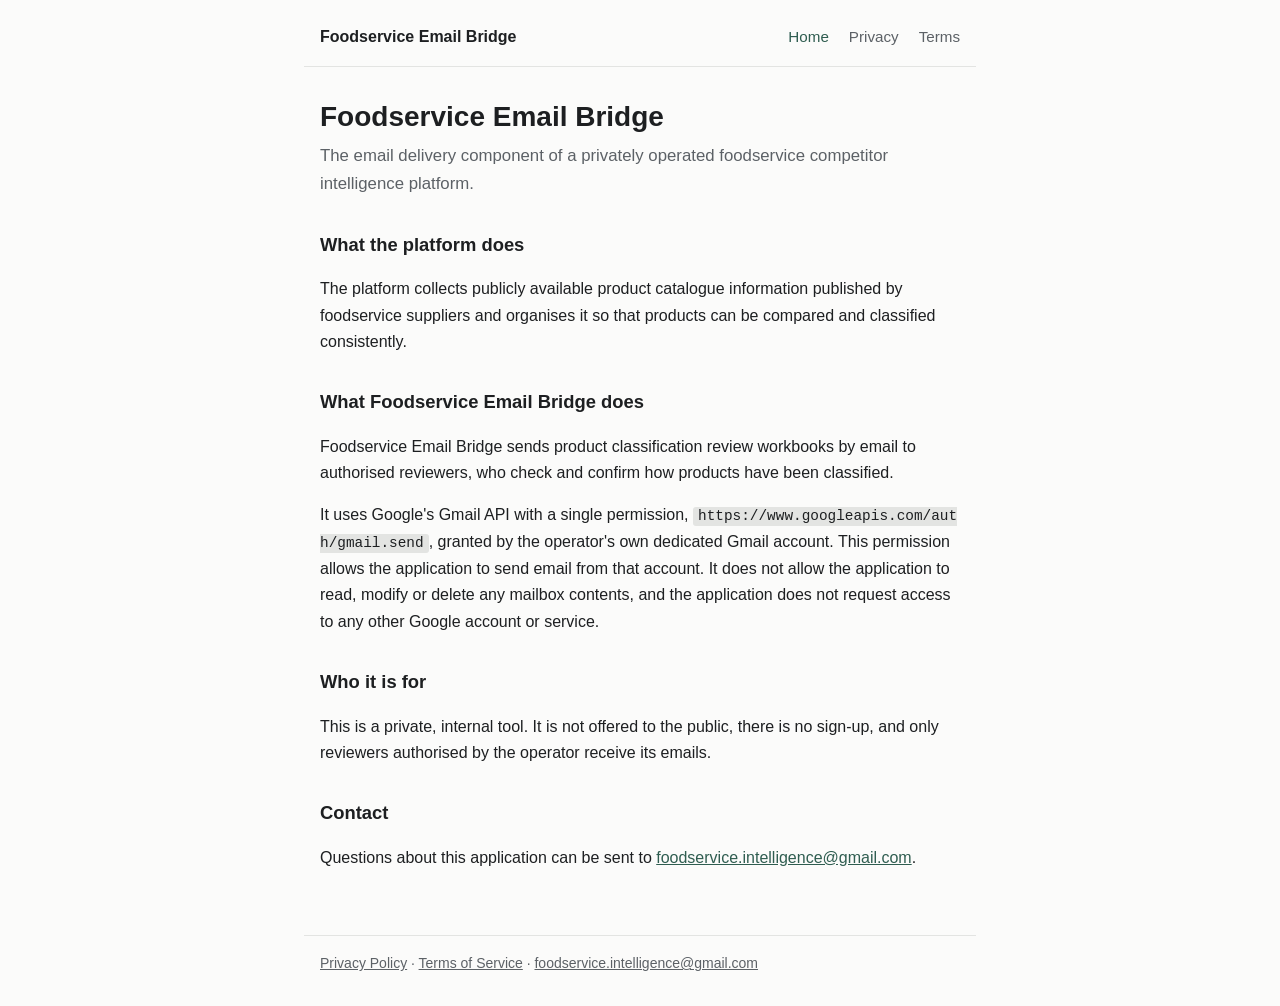
<file: index.html>
<!doctype html>
<html lang="en-GB">
<head>
<meta charset="utf-8">
<meta name="viewport" content="width=device-width,initial-scale=1">
<title>Foodservice Email Bridge</title>
<meta name="description" content="Foodservice Email Bridge sends product classification review workbooks to authorised reviewers for a privately operated foodservice intelligence platform.">
<link rel="stylesheet" href="style.css">
</head>
<body>
<header>
  <a class="brand" href="./">Foodservice Email Bridge</a>
  <nav>
    <a href="./" aria-current="page">Home</a>
    <a href="privacy.html">Privacy</a>
    <a href="terms.html">Terms</a>
  </nav>
</header>
<main>
  <h1>Foodservice Email Bridge</h1>
  <p class="lede">The email delivery component of a privately operated foodservice competitor intelligence platform.</p>

  <h2>What the platform does</h2>
  <p>The platform collects publicly available product catalogue information published by foodservice suppliers and organises it so that products can be compared and classified consistently.</p>

  <h2>What Foodservice Email Bridge does</h2>
  <p>Foodservice Email Bridge sends product classification review workbooks by email to authorised reviewers, who check and confirm how products have been classified.</p>
  <p>It uses Google's Gmail API with a single permission, <code>https://www.googleapis.com/auth/gmail.send</code>, granted by the operator's own dedicated Gmail account. This permission allows the application to send email from that account. It does not allow the application to read, modify or delete any mailbox contents, and the application does not request access to any other Google account or service.</p>

  <h2>Who it is for</h2>
  <p>This is a private, internal tool. It is not offered to the public, there is no sign-up, and only reviewers authorised by the operator receive its emails.</p>

  <h2>Contact</h2>
  <p>Questions about this application can be sent to <a href="mailto:foodservice.intelligence@gmail.com">foodservice.intelligence@gmail.com</a>.</p>
</main>
<footer>
  <a href="privacy.html">Privacy Policy</a> · <a href="terms.html">Terms of Service</a> · <a href="mailto:foodservice.intelligence@gmail.com">foodservice.intelligence@gmail.com</a>
</footer>
</body>
</html>
</file>
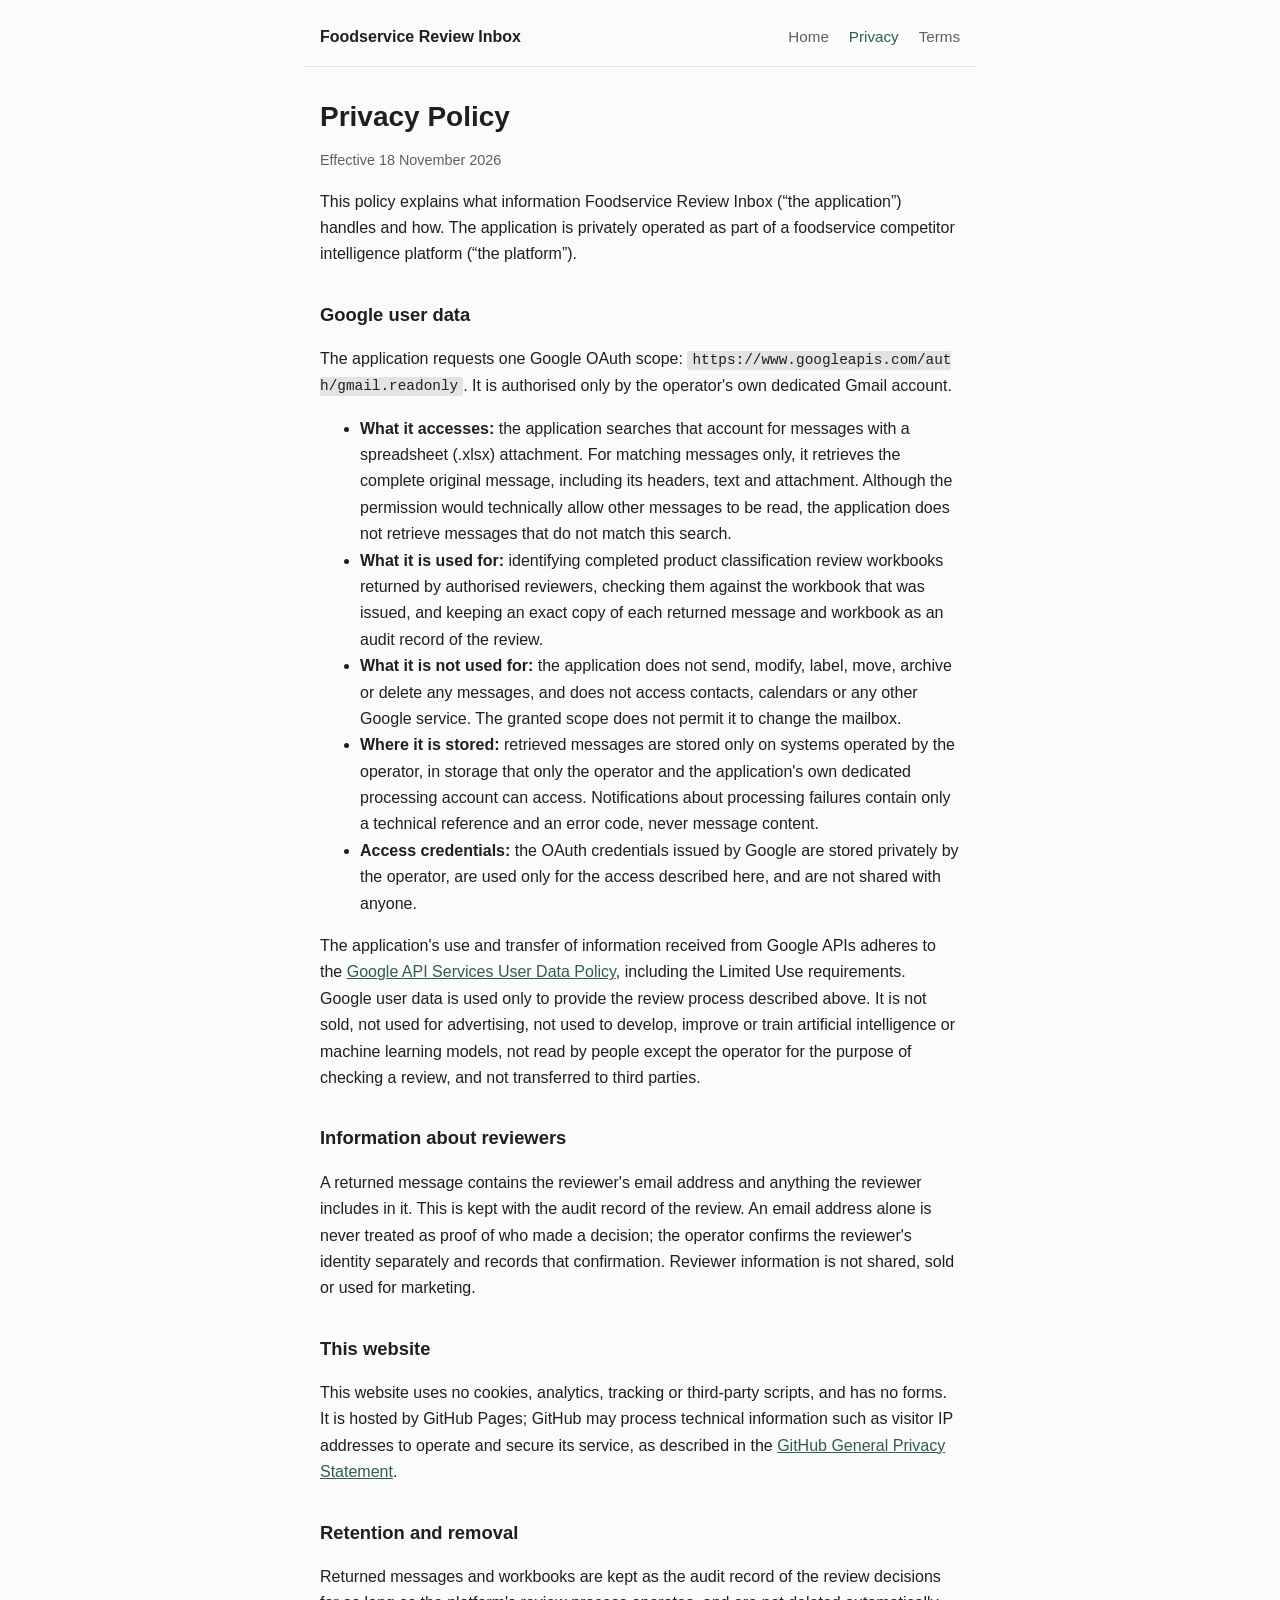
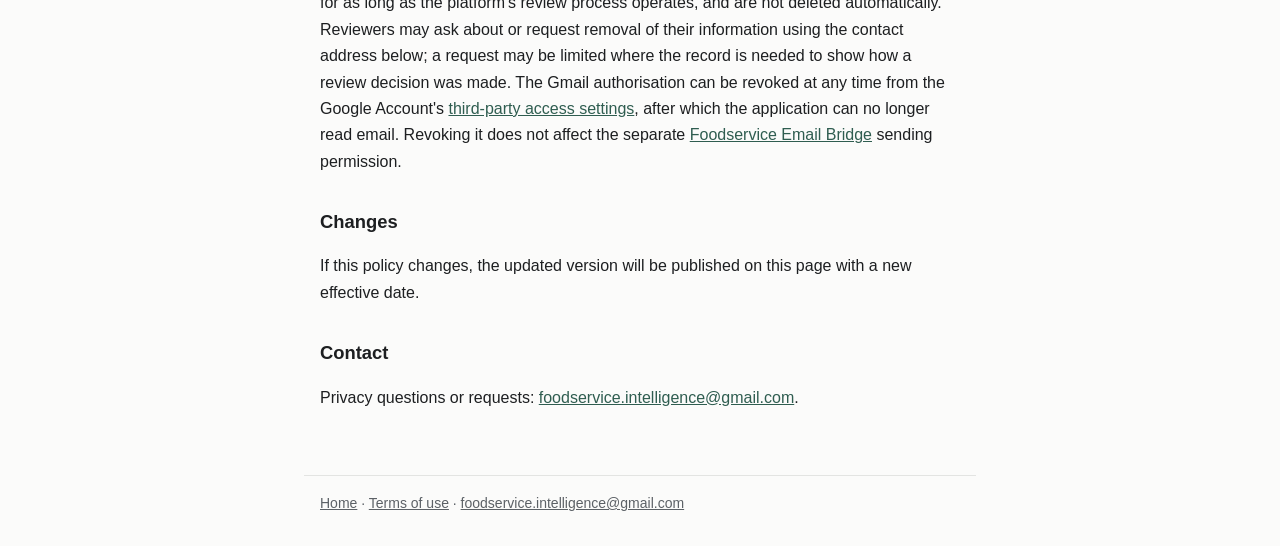
<file: inbound-privacy.html>
<!doctype html>
<html lang="en-GB">
<head>
<meta charset="utf-8">
<meta name="viewport" content="width=device-width,initial-scale=1">
<title>Privacy Policy · Foodservice Review Inbox</title>
<meta name="description" content="Privacy policy for Foodservice Review Inbox.">
<link rel="stylesheet" href="style.css">
</head>
<body>
<header>
  <a class="brand" href="inbound.html">Foodservice Review Inbox</a>
  <nav>
    <a href="inbound.html">Home</a>
    <a href="inbound-privacy.html" aria-current="page">Privacy</a>
    <a href="inbound.html#terms">Terms</a>
  </nav>
</header>
<main>
  <h1>Privacy Policy</h1>
  <p class="meta">Effective 18 November 2026</p>

  <p>This policy explains what information Foodservice Review Inbox (“the application”) handles and how. The application is privately operated as part of a foodservice competitor intelligence platform (“the platform”).</p>

  <h2>Google user data</h2>
  <p>The application requests one Google OAuth scope: <code>https://www.googleapis.com/auth/gmail.readonly</code>. It is authorised only by the operator's own dedicated Gmail account.</p>
  <ul>
    <li><strong>What it accesses:</strong> the application searches that account for messages with a spreadsheet (.xlsx) attachment. For matching messages only, it retrieves the complete original message, including its headers, text and attachment. Although the permission would technically allow other messages to be read, the application does not retrieve messages that do not match this search.</li>
    <li><strong>What it is used for:</strong> identifying completed product classification review workbooks returned by authorised reviewers, checking them against the workbook that was issued, and keeping an exact copy of each returned message and workbook as an audit record of the review.</li>
    <li><strong>What it is not used for:</strong> the application does not send, modify, label, move, archive or delete any messages, and does not access contacts, calendars or any other Google service. The granted scope does not permit it to change the mailbox.</li>
    <li><strong>Where it is stored:</strong> retrieved messages are stored only on systems operated by the operator, in storage that only the operator and the application's own dedicated processing account can access. Notifications about processing failures contain only a technical reference and an error code, never message content.</li>
    <li><strong>Access credentials:</strong> the OAuth credentials issued by Google are stored privately by the operator, are used only for the access described here, and are not shared with anyone.</li>
  </ul>
  <p>The application's use and transfer of information received from Google APIs adheres to the <a href="https://developers.google.com/terms/api-services-user-data-policy">Google API Services User Data Policy</a>, including the Limited Use requirements. Google user data is used only to provide the review process described above. It is not sold, not used for advertising, not used to develop, improve or train artificial intelligence or machine learning models, not read by people except the operator for the purpose of checking a review, and not transferred to third parties.</p>

  <h2>Information about reviewers</h2>
  <p>A returned message contains the reviewer's email address and anything the reviewer includes in it. This is kept with the audit record of the review. An email address alone is never treated as proof of who made a decision; the operator confirms the reviewer's identity separately and records that confirmation. Reviewer information is not shared, sold or used for marketing.</p>

  <h2>This website</h2>
  <p>This website uses no cookies, analytics, tracking or third-party scripts, and has no forms. It is hosted by GitHub Pages; GitHub may process technical information such as visitor IP addresses to operate and secure its service, as described in the <a href="https://docs.github.com/site-policy/privacy-policies/github-general-privacy-statement">GitHub General Privacy Statement</a>.</p>

  <h2>Retention and removal</h2>
  <p>Returned messages and workbooks are kept as the audit record of the review decisions for as long as the platform's review process operates, and are not deleted automatically. Reviewers may ask about or request removal of their information using the contact address below; a request may be limited where the record is needed to show how a review decision was made. The Gmail authorisation can be revoked at any time from the Google Account's <a href="https://myaccount.google.com/permissions">third-party access settings</a>, after which the application can no longer read email. Revoking it does not affect the separate <a href="privacy.html">Foodservice Email Bridge</a> sending permission.</p>

  <h2>Changes</h2>
  <p>If this policy changes, the updated version will be published on this page with a new effective date.</p>

  <h2>Contact</h2>
  <p>Privacy questions or requests: <a href="mailto:foodservice.intelligence@gmail.com">foodservice.intelligence@gmail.com</a>.</p>
</main>
<footer>
  <a href="inbound.html">Home</a> · <a href="inbound.html#terms">Terms of use</a> · <a href="mailto:foodservice.intelligence@gmail.com">foodservice.intelligence@gmail.com</a>
</footer>
</body>
</html>
</file>
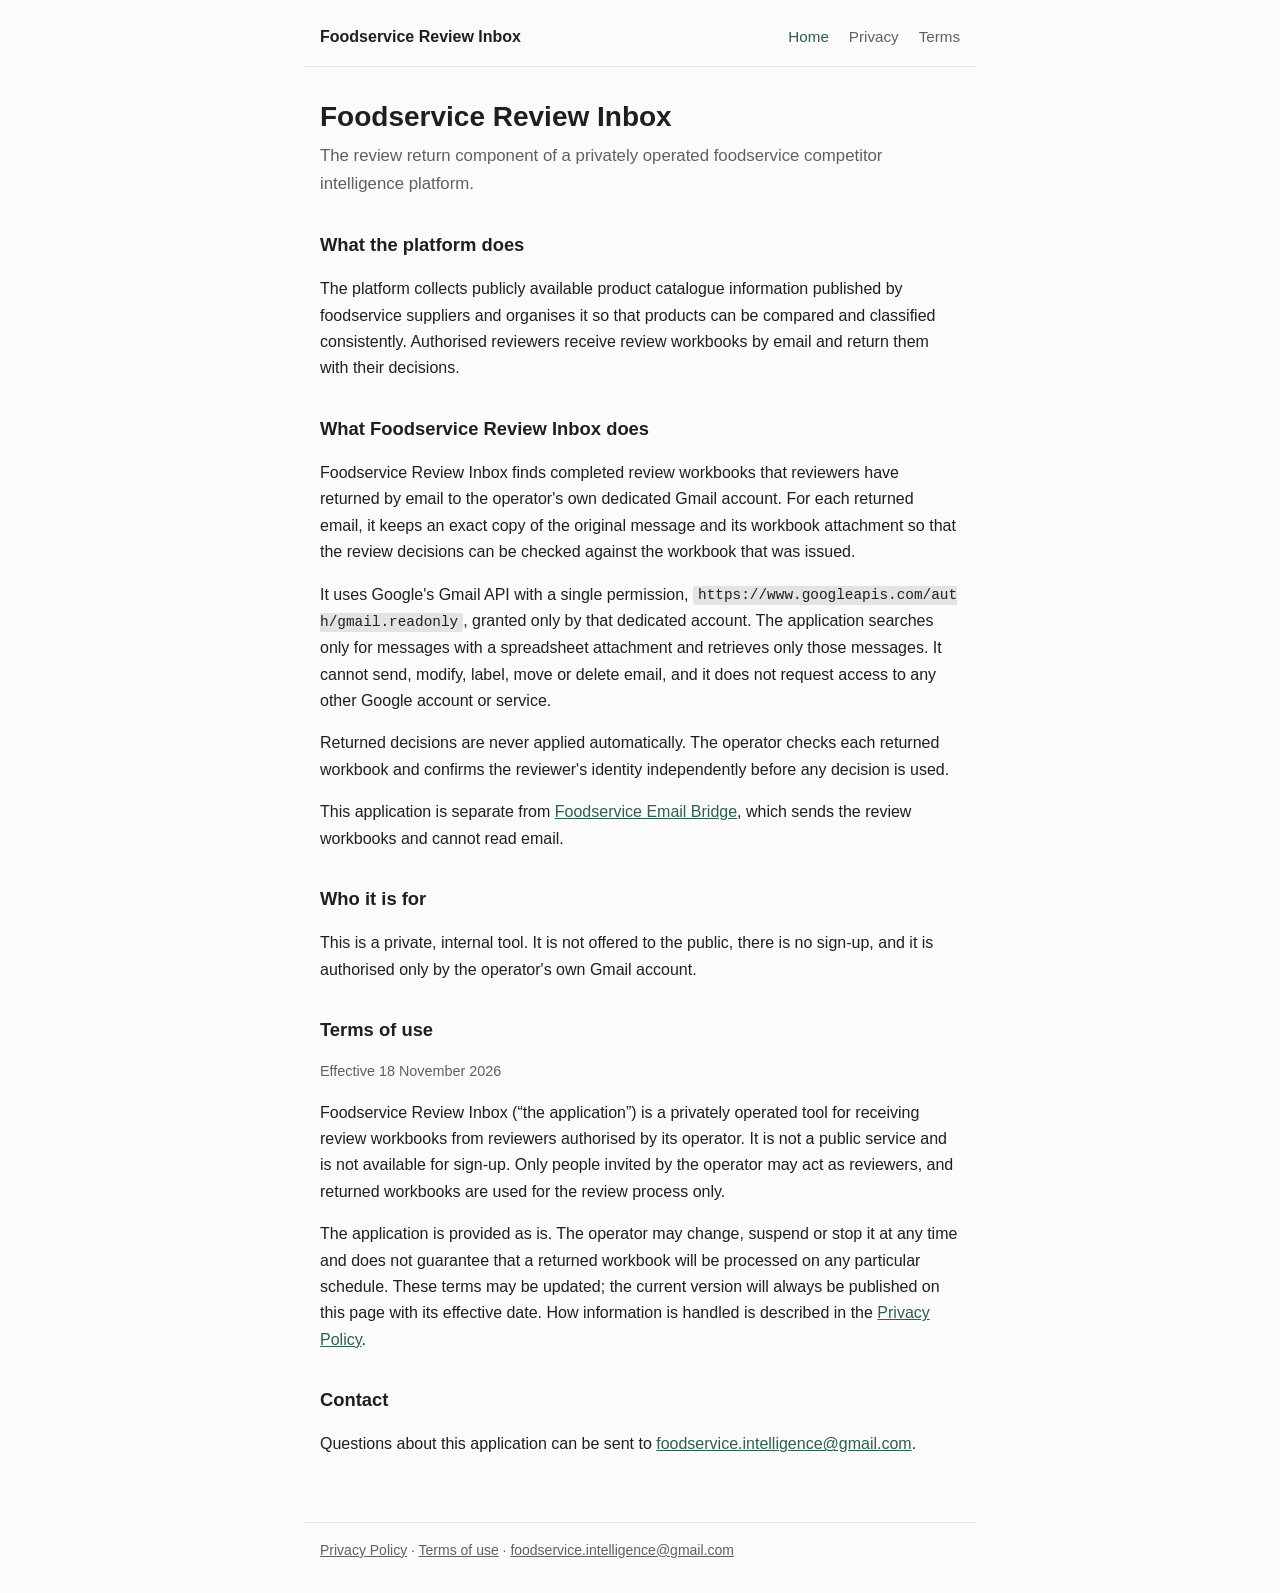
<file: inbound.html>
<!doctype html>
<html lang="en-GB">
<head>
<meta charset="utf-8">
<meta name="viewport" content="width=device-width,initial-scale=1">
<title>Foodservice Review Inbox</title>
<meta name="description" content="Foodservice Review Inbox receives completed product classification review workbooks from authorised reviewers for a privately operated foodservice intelligence platform.">
<link rel="stylesheet" href="style.css">
</head>
<body>
<header>
  <a class="brand" href="inbound.html">Foodservice Review Inbox</a>
  <nav>
    <a href="inbound.html" aria-current="page">Home</a>
    <a href="inbound-privacy.html">Privacy</a>
    <a href="#terms">Terms</a>
  </nav>
</header>
<main>
  <h1>Foodservice Review Inbox</h1>
  <p class="lede">The review return component of a privately operated foodservice competitor intelligence platform.</p>

  <h2>What the platform does</h2>
  <p>The platform collects publicly available product catalogue information published by foodservice suppliers and organises it so that products can be compared and classified consistently. Authorised reviewers receive review workbooks by email and return them with their decisions.</p>

  <h2>What Foodservice Review Inbox does</h2>
  <p>Foodservice Review Inbox finds completed review workbooks that reviewers have returned by email to the operator's own dedicated Gmail account. For each returned email, it keeps an exact copy of the original message and its workbook attachment so that the review decisions can be checked against the workbook that was issued.</p>
  <p>It uses Google's Gmail API with a single permission, <code>https://www.googleapis.com/auth/gmail.readonly</code>, granted only by that dedicated account. The application searches only for messages with a spreadsheet attachment and retrieves only those messages. It cannot send, modify, label, move or delete email, and it does not request access to any other Google account or service.</p>
  <p>Returned decisions are never applied automatically. The operator checks each returned workbook and confirms the reviewer's identity independently before any decision is used.</p>
  <p>This application is separate from <a href="./">Foodservice Email Bridge</a>, which sends the review workbooks and cannot read email.</p>

  <h2>Who it is for</h2>
  <p>This is a private, internal tool. It is not offered to the public, there is no sign-up, and it is authorised only by the operator's own Gmail account.</p>

  <h2 id="terms">Terms of use</h2>
  <p class="meta">Effective 18 November 2026</p>
  <p>Foodservice Review Inbox (“the application”) is a privately operated tool for receiving review workbooks from reviewers authorised by its operator. It is not a public service and is not available for sign-up. Only people invited by the operator may act as reviewers, and returned workbooks are used for the review process only.</p>
  <p>The application is provided as is. The operator may change, suspend or stop it at any time and does not guarantee that a returned workbook will be processed on any particular schedule. These terms may be updated; the current version will always be published on this page with its effective date. How information is handled is described in the <a href="inbound-privacy.html">Privacy Policy</a>.</p>

  <h2>Contact</h2>
  <p>Questions about this application can be sent to <a href="mailto:foodservice.intelligence@gmail.com">foodservice.intelligence@gmail.com</a>.</p>
</main>
<footer>
  <a href="inbound-privacy.html">Privacy Policy</a> · <a href="#terms">Terms of use</a> · <a href="mailto:foodservice.intelligence@gmail.com">foodservice.intelligence@gmail.com</a>
</footer>
</body>
</html>
</file>
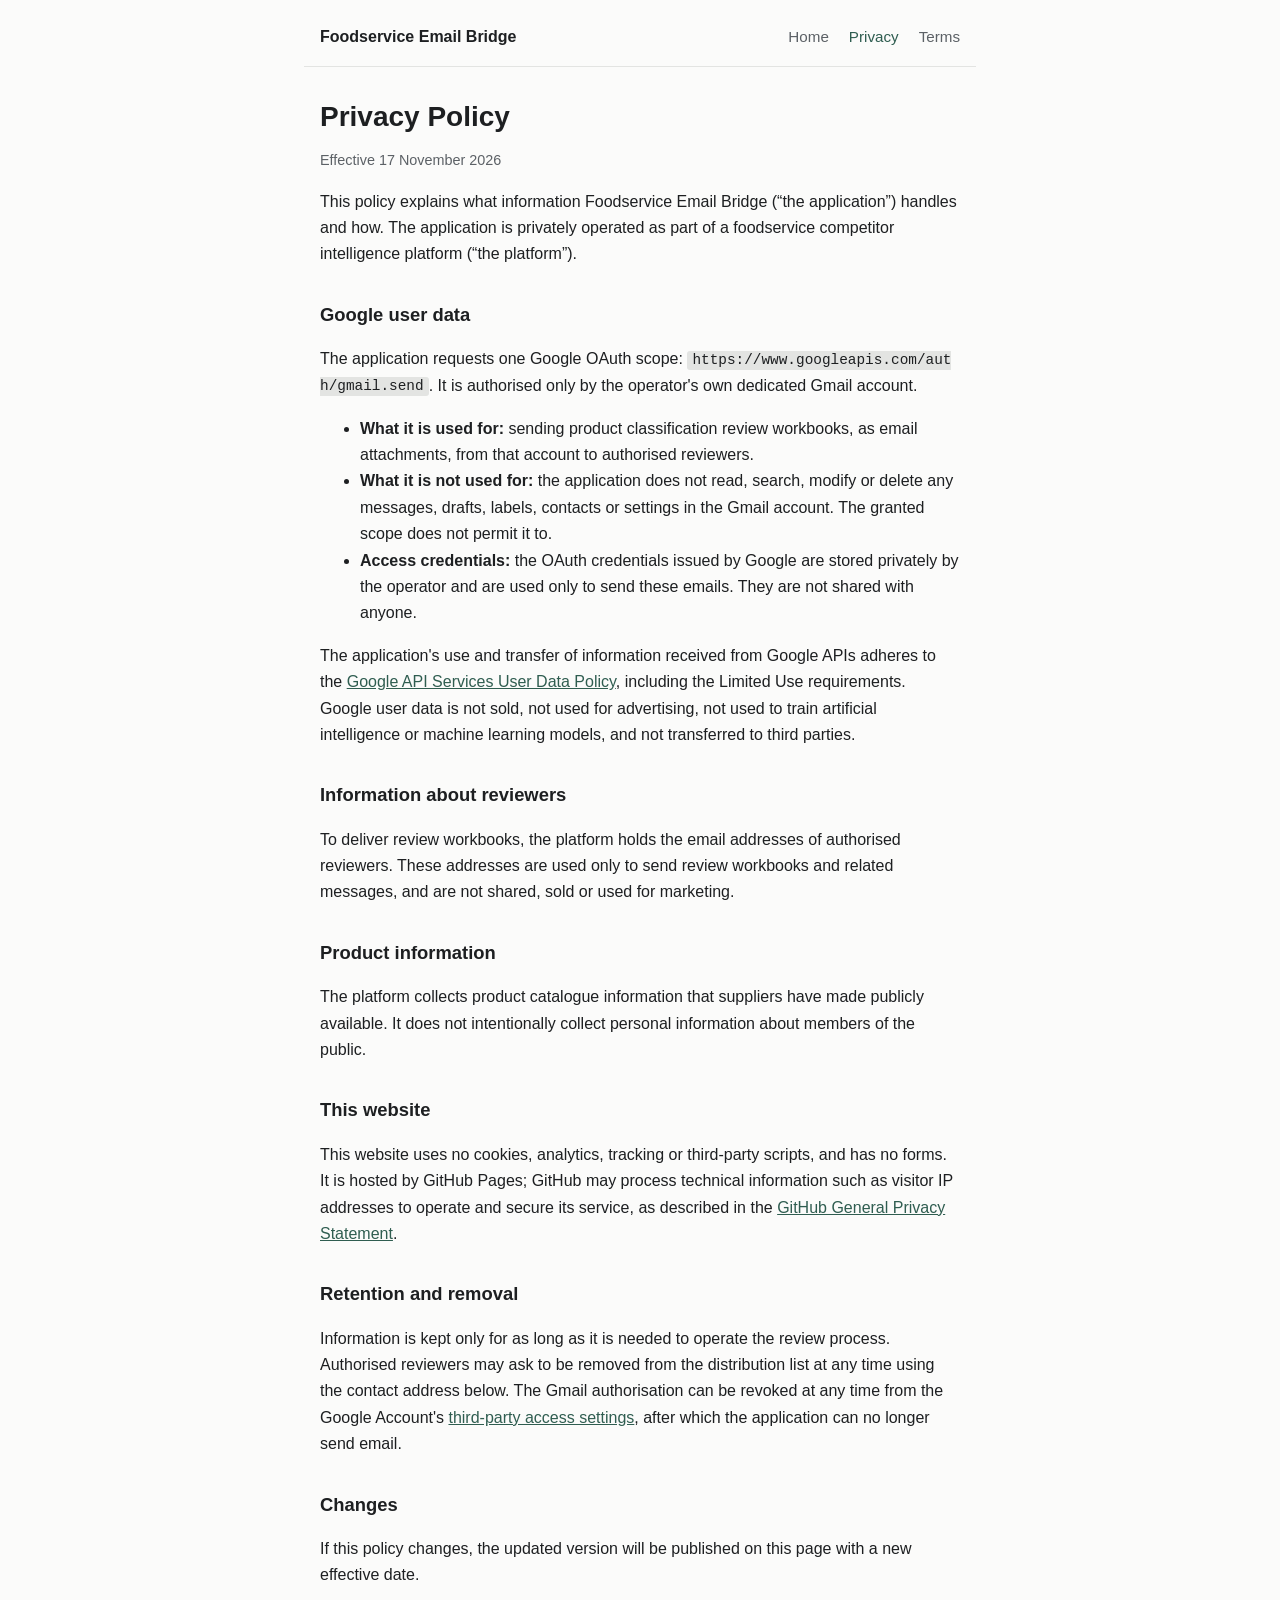
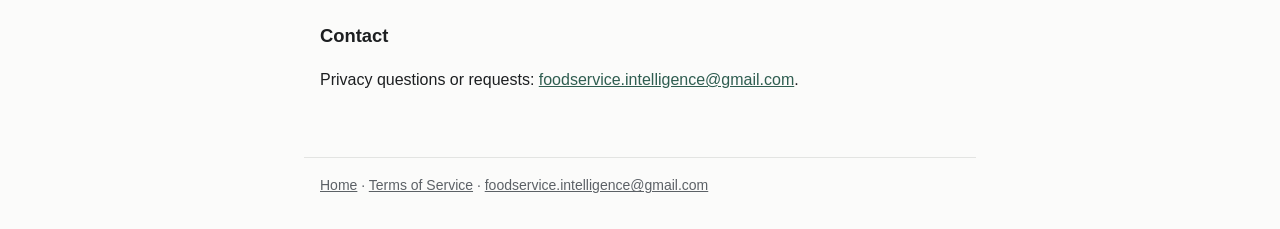
<file: privacy.html>
<!doctype html>
<html lang="en-GB">
<head>
<meta charset="utf-8">
<meta name="viewport" content="width=device-width,initial-scale=1">
<title>Privacy Policy · Foodservice Email Bridge</title>
<meta name="description" content="Privacy policy for Foodservice Email Bridge.">
<link rel="stylesheet" href="style.css">
</head>
<body>
<header>
  <a class="brand" href="./">Foodservice Email Bridge</a>
  <nav>
    <a href="./">Home</a>
    <a href="privacy.html" aria-current="page">Privacy</a>
    <a href="terms.html">Terms</a>
  </nav>
</header>
<main>
  <h1>Privacy Policy</h1>
  <p class="meta">Effective 17 November 2026</p>

  <p>This policy explains what information Foodservice Email Bridge (“the application”) handles and how. The application is privately operated as part of a foodservice competitor intelligence platform (“the platform”).</p>

  <h2>Google user data</h2>
  <p>The application requests one Google OAuth scope: <code>https://www.googleapis.com/auth/gmail.send</code>. It is authorised only by the operator's own dedicated Gmail account.</p>
  <ul>
    <li><strong>What it is used for:</strong> sending product classification review workbooks, as email attachments, from that account to authorised reviewers.</li>
    <li><strong>What it is not used for:</strong> the application does not read, search, modify or delete any messages, drafts, labels, contacts or settings in the Gmail account. The granted scope does not permit it to.</li>
    <li><strong>Access credentials:</strong> the OAuth credentials issued by Google are stored privately by the operator and are used only to send these emails. They are not shared with anyone.</li>
  </ul>
  <p>The application's use and transfer of information received from Google APIs adheres to the <a href="https://developers.google.com/terms/api-services-user-data-policy">Google API Services User Data Policy</a>, including the Limited Use requirements. Google user data is not sold, not used for advertising, not used to train artificial intelligence or machine learning models, and not transferred to third parties.</p>

  <h2>Information about reviewers</h2>
  <p>To deliver review workbooks, the platform holds the email addresses of authorised reviewers. These addresses are used only to send review workbooks and related messages, and are not shared, sold or used for marketing.</p>

  <h2>Product information</h2>
  <p>The platform collects product catalogue information that suppliers have made publicly available. It does not intentionally collect personal information about members of the public.</p>

  <h2>This website</h2>
  <p>This website uses no cookies, analytics, tracking or third-party scripts, and has no forms. It is hosted by GitHub Pages; GitHub may process technical information such as visitor IP addresses to operate and secure its service, as described in the <a href="https://docs.github.com/site-policy/privacy-policies/github-general-privacy-statement">GitHub General Privacy Statement</a>.</p>

  <h2>Retention and removal</h2>
  <p>Information is kept only for as long as it is needed to operate the review process. Authorised reviewers may ask to be removed from the distribution list at any time using the contact address below. The Gmail authorisation can be revoked at any time from the Google Account's <a href="https://myaccount.google.com/permissions">third-party access settings</a>, after which the application can no longer send email.</p>

  <h2>Changes</h2>
  <p>If this policy changes, the updated version will be published on this page with a new effective date.</p>

  <h2>Contact</h2>
  <p>Privacy questions or requests: <a href="mailto:foodservice.intelligence@gmail.com">foodservice.intelligence@gmail.com</a>.</p>
</main>
<footer>
  <a href="./">Home</a> · <a href="terms.html">Terms of Service</a> · <a href="mailto:foodservice.intelligence@gmail.com">foodservice.intelligence@gmail.com</a>
</footer>
</body>
</html>
</file>
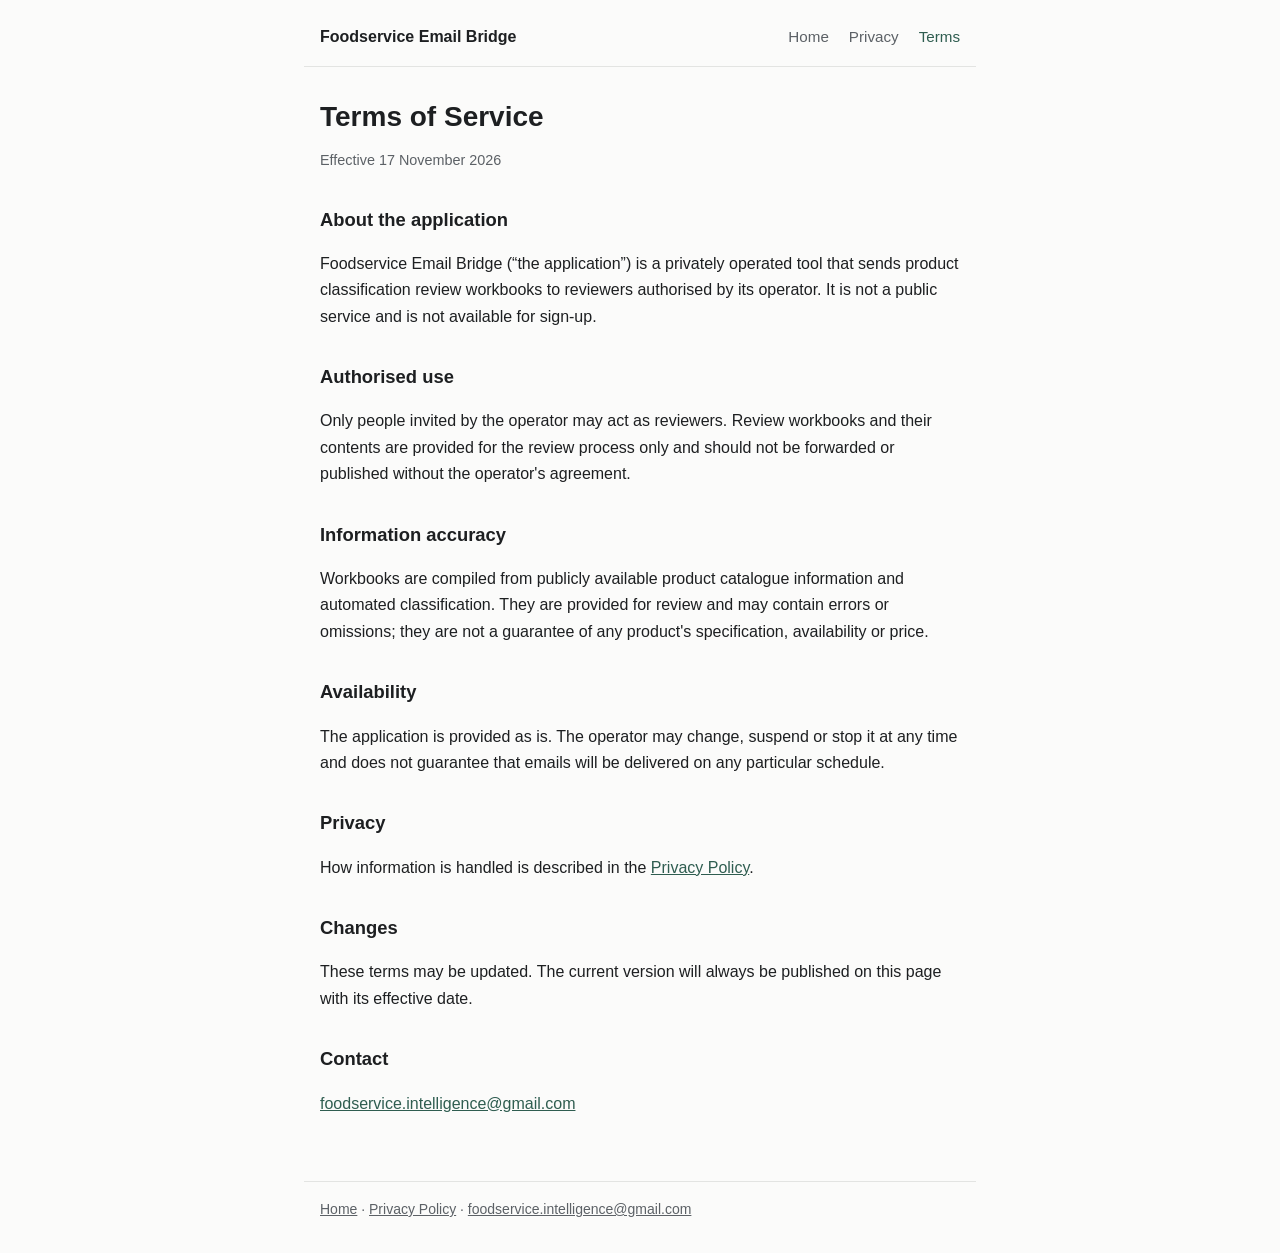
<file: terms.html>
<!doctype html>
<html lang="en-GB">
<head>
<meta charset="utf-8">
<meta name="viewport" content="width=device-width,initial-scale=1">
<title>Terms of Service · Foodservice Email Bridge</title>
<meta name="description" content="Terms of service for Foodservice Email Bridge.">
<link rel="stylesheet" href="style.css">
</head>
<body>
<header>
  <a class="brand" href="./">Foodservice Email Bridge</a>
  <nav>
    <a href="./">Home</a>
    <a href="privacy.html">Privacy</a>
    <a href="terms.html" aria-current="page">Terms</a>
  </nav>
</header>
<main>
  <h1>Terms of Service</h1>
  <p class="meta">Effective 17 November 2026</p>

  <h2>About the application</h2>
  <p>Foodservice Email Bridge (“the application”) is a privately operated tool that sends product classification review workbooks to reviewers authorised by its operator. It is not a public service and is not available for sign-up.</p>

  <h2>Authorised use</h2>
  <p>Only people invited by the operator may act as reviewers. Review workbooks and their contents are provided for the review process only and should not be forwarded or published without the operator's agreement.</p>

  <h2>Information accuracy</h2>
  <p>Workbooks are compiled from publicly available product catalogue information and automated classification. They are provided for review and may contain errors or omissions; they are not a guarantee of any product's specification, availability or price.</p>

  <h2>Availability</h2>
  <p>The application is provided as is. The operator may change, suspend or stop it at any time and does not guarantee that emails will be delivered on any particular schedule.</p>

  <h2>Privacy</h2>
  <p>How information is handled is described in the <a href="privacy.html">Privacy Policy</a>.</p>

  <h2>Changes</h2>
  <p>These terms may be updated. The current version will always be published on this page with its effective date.</p>

  <h2>Contact</h2>
  <p><a href="mailto:foodservice.intelligence@gmail.com">foodservice.intelligence@gmail.com</a></p>
</main>
<footer>
  <a href="./">Home</a> · <a href="privacy.html">Privacy Policy</a> · <a href="mailto:foodservice.intelligence@gmail.com">foodservice.intelligence@gmail.com</a>
</footer>
</body>
</html>
</file>
<file: style.css>
:root{--bg:#fbfbfa;--fg:#1d1f21;--muted:#5c6166;--line:#e3e4e2;--accent:#2f5d50;--max:42rem}
@media (prefers-color-scheme:dark){:root{--bg:#141617;--fg:#e8e9e7;--muted:#a3a8ab;--line:#2c3033;--accent:#8cc2b1}}
*{box-sizing:border-box}
html{-webkit-text-size-adjust:100%}
body{margin:0;background:var(--bg);color:var(--fg);font:16px/1.65 -apple-system,BlinkMacSystemFont,"Segoe UI",Roboto,Helvetica,Arial,sans-serif}
header,main,footer{max-width:var(--max);margin:0 auto;padding:0 1rem}
header{display:flex;flex-wrap:wrap;gap:.5rem 1.5rem;align-items:baseline;justify-content:space-between;padding-top:1.5rem;padding-bottom:1rem;border-bottom:1px solid var(--line)}
.brand{font-weight:600;color:var(--fg);text-decoration:none}
nav{display:flex;gap:1.25rem;font-size:.95rem}
nav a{color:var(--muted);text-decoration:none}
nav a:hover,nav a[aria-current]{color:var(--accent)}
main{padding-top:2rem;padding-bottom:3rem}
h1{font-size:1.75rem;line-height:1.25;margin:0 0 .5rem}
h2{font-size:1.15rem;margin:2rem 0 .5rem}
p,li{color:var(--fg)}
.lede{color:var(--muted);font-size:1.05rem;margin-top:0}
.meta{color:var(--muted);font-size:.9rem}
a{color:var(--accent)}
code{font-size:.9em;background:var(--line);padding:.1em .35em;border-radius:3px;word-break:break-all}
footer{padding-top:1rem;padding-bottom:2rem;border-top:1px solid var(--line);color:var(--muted);font-size:.875rem}
footer a{color:var(--muted)}
</file>
